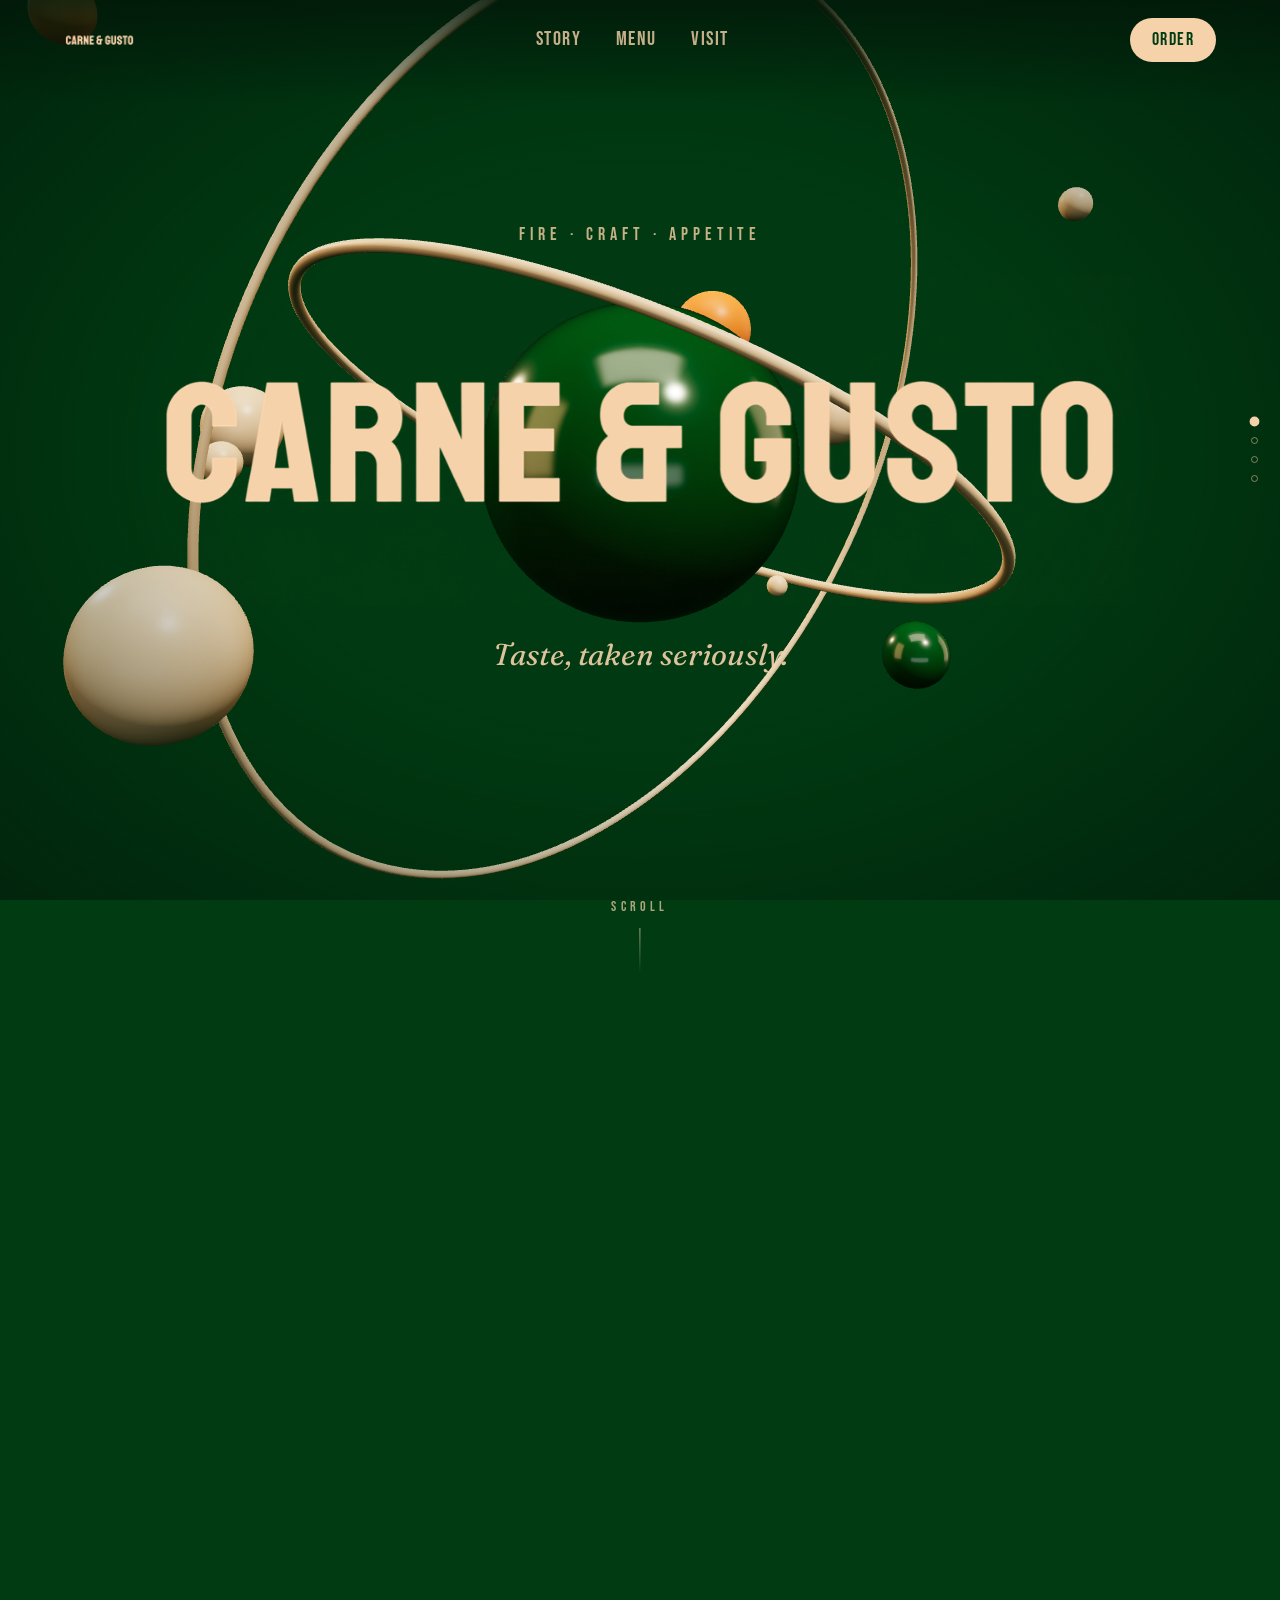
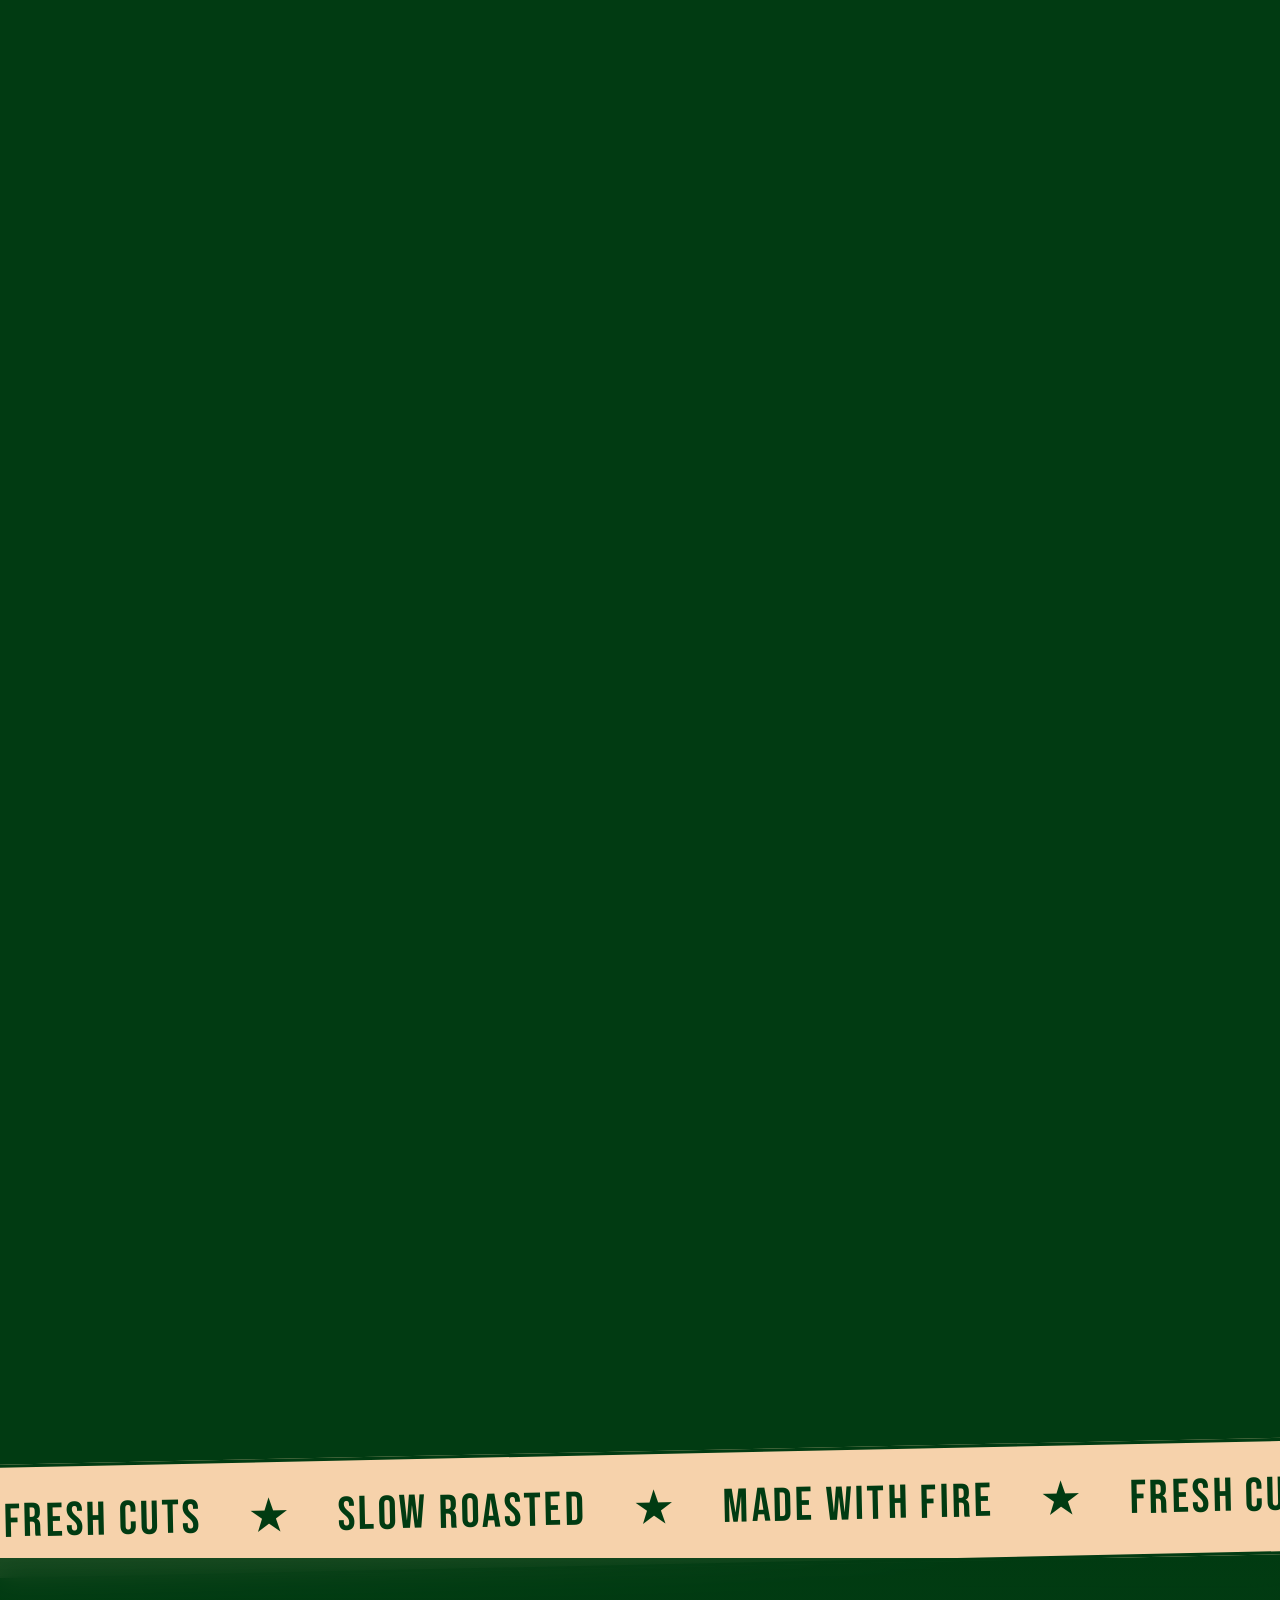
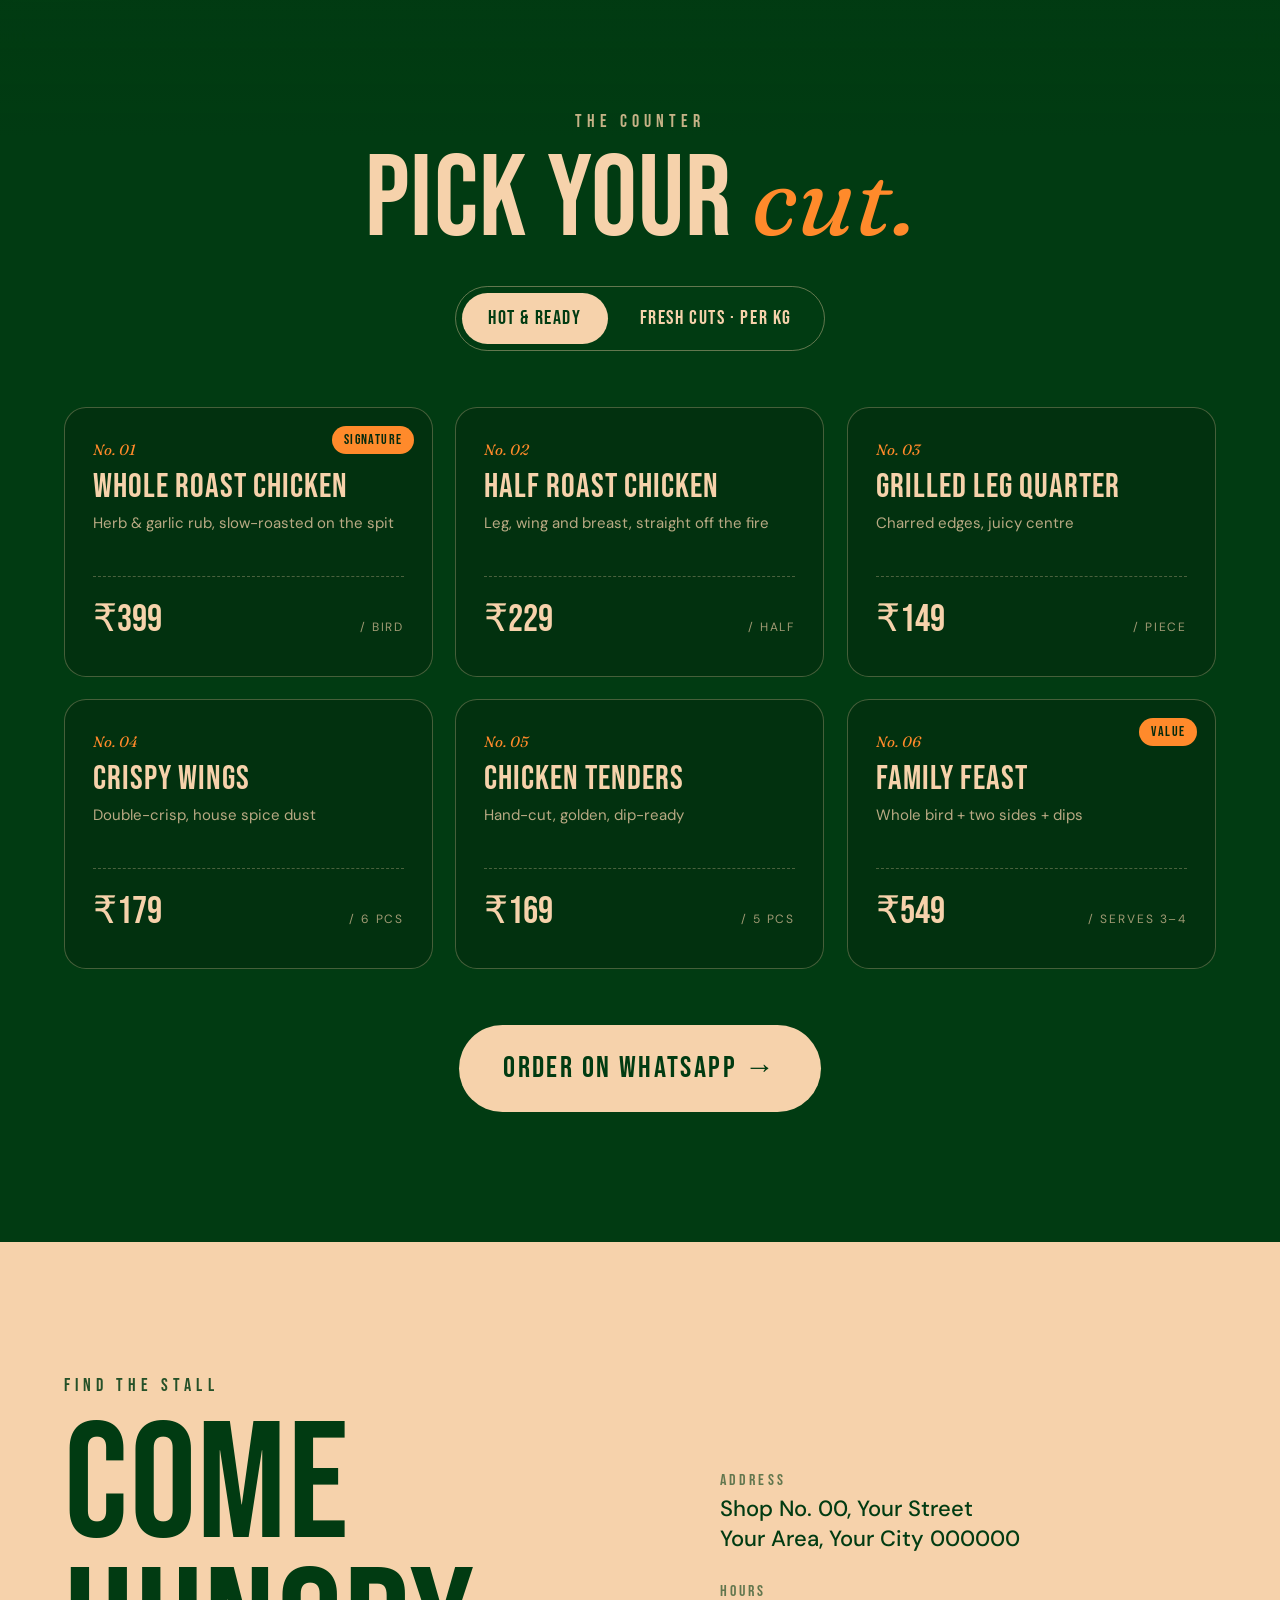
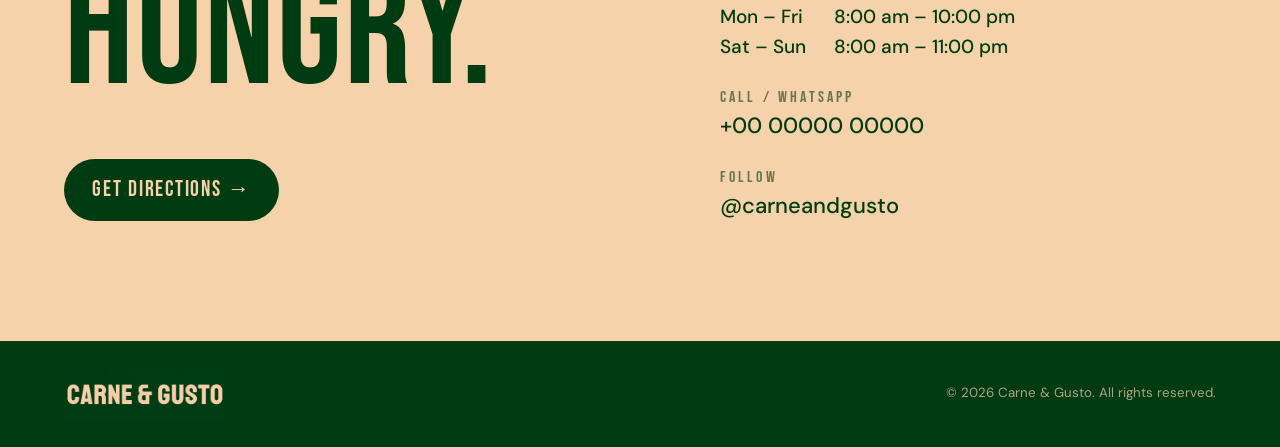
<file: site-1-reveal/index.html>
<!doctype html>
<html lang="en">
<head>
<meta charset="utf-8">
<meta name="viewport" content="width=device-width,initial-scale=1">
<title>Carne &amp; Gusto — Taste, taken seriously</title>
<meta name="description" content="Carne & Gusto — fresh cuts and fire-roasted chicken, from your neighbourhood stall.">
<meta name="theme-color" content="#013b12">
<link rel="icon" href="../shared/img/logo-banner.png">
<link rel="stylesheet" href="../shared/fonts/fonts.css">
<link rel="stylesheet" href="style.css">
<script type="importmap">{"imports":{"three":"../shared/three.module.min.js"}}</script>
</head>
<body>

<div id="loader"><img src="../shared/img/logo-peach.png" alt="Carne & Gusto"><i><b id="bar"></b></i></div>

<header class="nav">
  <a href="#top" class="nav__logo"><img src="../shared/img/logo-peach.png" alt="Carne & Gusto"></a>
  <nav>
    <a href="#story">Story</a>
    <a href="#menu">Menu</a>
    <a href="#visit">Visit</a>
  </nav>
  <a class="btn btn--sm" data-cfg="wa" target="_blank" rel="noopener">Order</a>
</header>

<canvas id="gl" aria-hidden="true"></canvas>
<div class="vignette"></div>

<ol class="dots" aria-hidden="true"><li></li><li></li><li></li><li></li></ol>

<main>
  <!-- 0 · HERO — deliberately says nothing about chicken -->
  <section class="chap hero" id="top">
    <div class="hero__inner">
      <p class="eyebrow">Fire · Craft · Appetite</p>
      <h1 class="hero__logo"><img src="../shared/img/logo-peach.png" alt="Carne &amp; Gusto"></h1>
      <p class="hero__sub">Taste, taken seriously.</p>
    </div>
    <div class="scroll"><span>Scroll</span><i></i></div>
  </section>

  <!-- 1 -->
  <section class="chap" id="story">
    <div class="copy copy--left" data-reveal>
      <p class="eyebrow">01 — The Heat</p>
      <h2>It starts<br>with <em>fire.</em></h2>
      <p>Every morning, before the shutters go up, the coals are lit. Fresh birds, a 24-hour marinade and a slow turn on the spit — until the skin crackles and the kitchen smells like home.</p>
    </div>
  </section>

  <!-- 2 -->
  <section class="chap" id="bird">
    <div class="copy copy--right" data-reveal>
      <p class="eyebrow">02 — The Bird</p>
      <h2>Nothing<br>to <em>hide.</em></h2>
      <p>Honest cuts, cooked properly. Look closely — legs, wings, breast, all of it golden, all of it juicy.</p>
      <ul class="stats">
        <li><b>24h</b><span>marinade</span></li>
        <li><b>3h</b><span>slow roast</span></li>
        <li><b>0</b><span>shortcuts</span></li>
      </ul>
    </div>
  </section>

  <!-- 3 -->
  <section class="chap" id="stall">
    <div class="copy copy--bottom" data-reveal>
      <p class="eyebrow">03 — The Stall</p>
      <h2>And there it is. <em>Your</em> chicken counter.</h2>
      <p>Fresh cuts by the kilo. Hot roast off the spit. Pull up, point, and take it home.</p>
    </div>
  </section>

  <div class="marquee" aria-hidden="true"><div><span>Fresh cuts</span><span>★</span><span>Slow roasted</span><span>★</span><span>Made with fire</span><span>★</span><span>Fresh cuts</span><span>★</span><span>Slow roasted</span><span>★</span><span>Made with fire</span><span>★</span></div></div>

  <!-- MENU -->
  <section class="menu" id="menu">
    <div class="menu__head">
      <p class="eyebrow">The Counter</p>
      <h2>Pick your <em>cut.</em></h2>
      <div class="tabs" role="tablist">
        <button class="is-on" data-tab="ready" role="tab">Hot &amp; ready</button>
        <button data-tab="fresh" role="tab">Fresh cuts · per kg</button>
      </div>
    </div>
    <div class="grid" data-menu="ready" data-pane="ready"></div>
    <div class="grid" data-menu="fresh" data-pane="fresh" hidden></div>
    <a class="btn btn--lg" data-cfg="wa" target="_blank" rel="noopener">Order on WhatsApp →</a>
  </section>

  <!-- VISIT -->
  <section class="visit" id="visit">
    <div class="visit__grid">
      <div>
        <p class="eyebrow">Find the stall</p>
        <h2>Come<br>hungry.</h2>
        <a class="btn btn--dark" data-cfg="maps" target="_blank" rel="noopener">Get directions →</a>
      </div>
      <div class="info">
        <h3>Address</h3><p data-cfg="address"></p>
        <h3>Hours</h3><div class="hours" data-cfg="hours"></div>
        <h3>Call / WhatsApp</h3><p><a data-cfg="phone"></a></p>
        <h3>Follow</h3><p data-cfg="instagram"></p>
      </div>
    </div>
    <footer><img src="../shared/img/logo-banner.png" alt="Carne & Gusto"><small>© <span id="yr"></span> Carne &amp; Gusto. All rights reserved.</small></footer>
  </section>
</main>

<script type="module" src="main.js"></script>
</body>
</html>
</file>
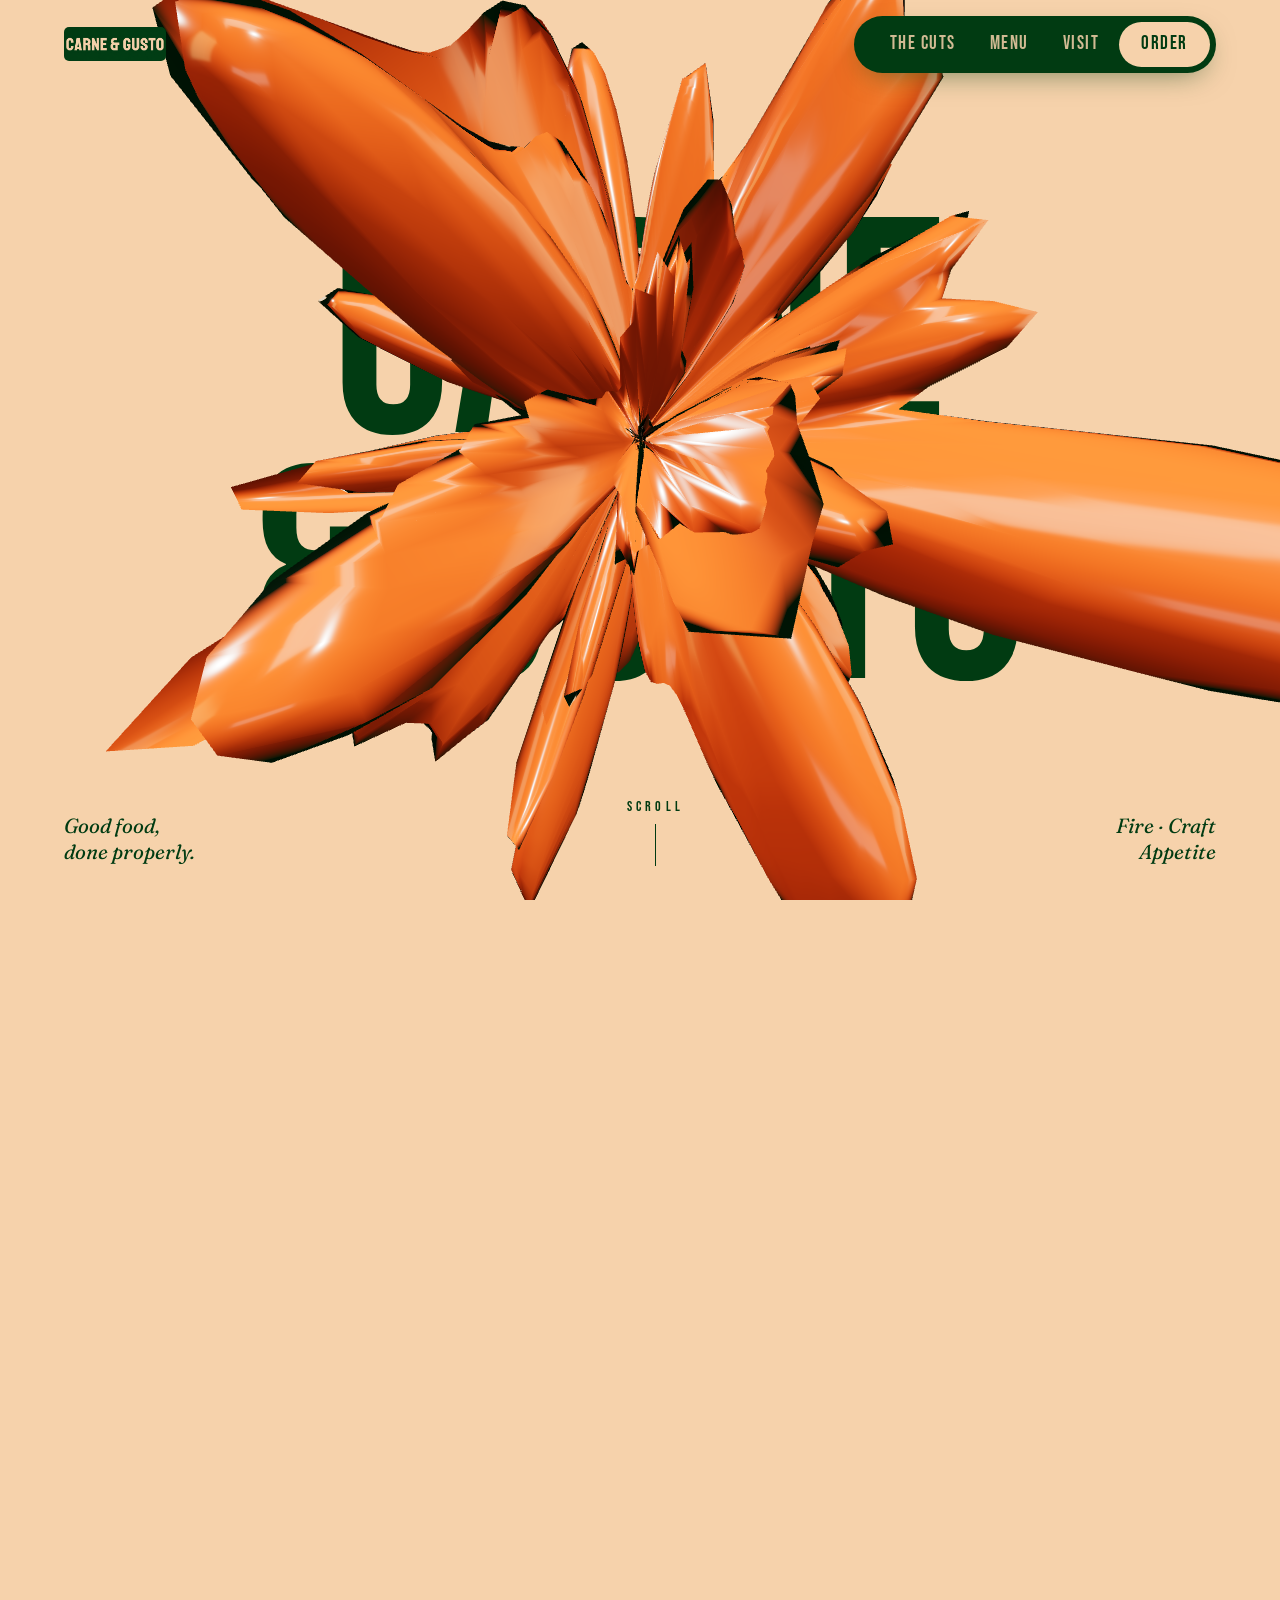
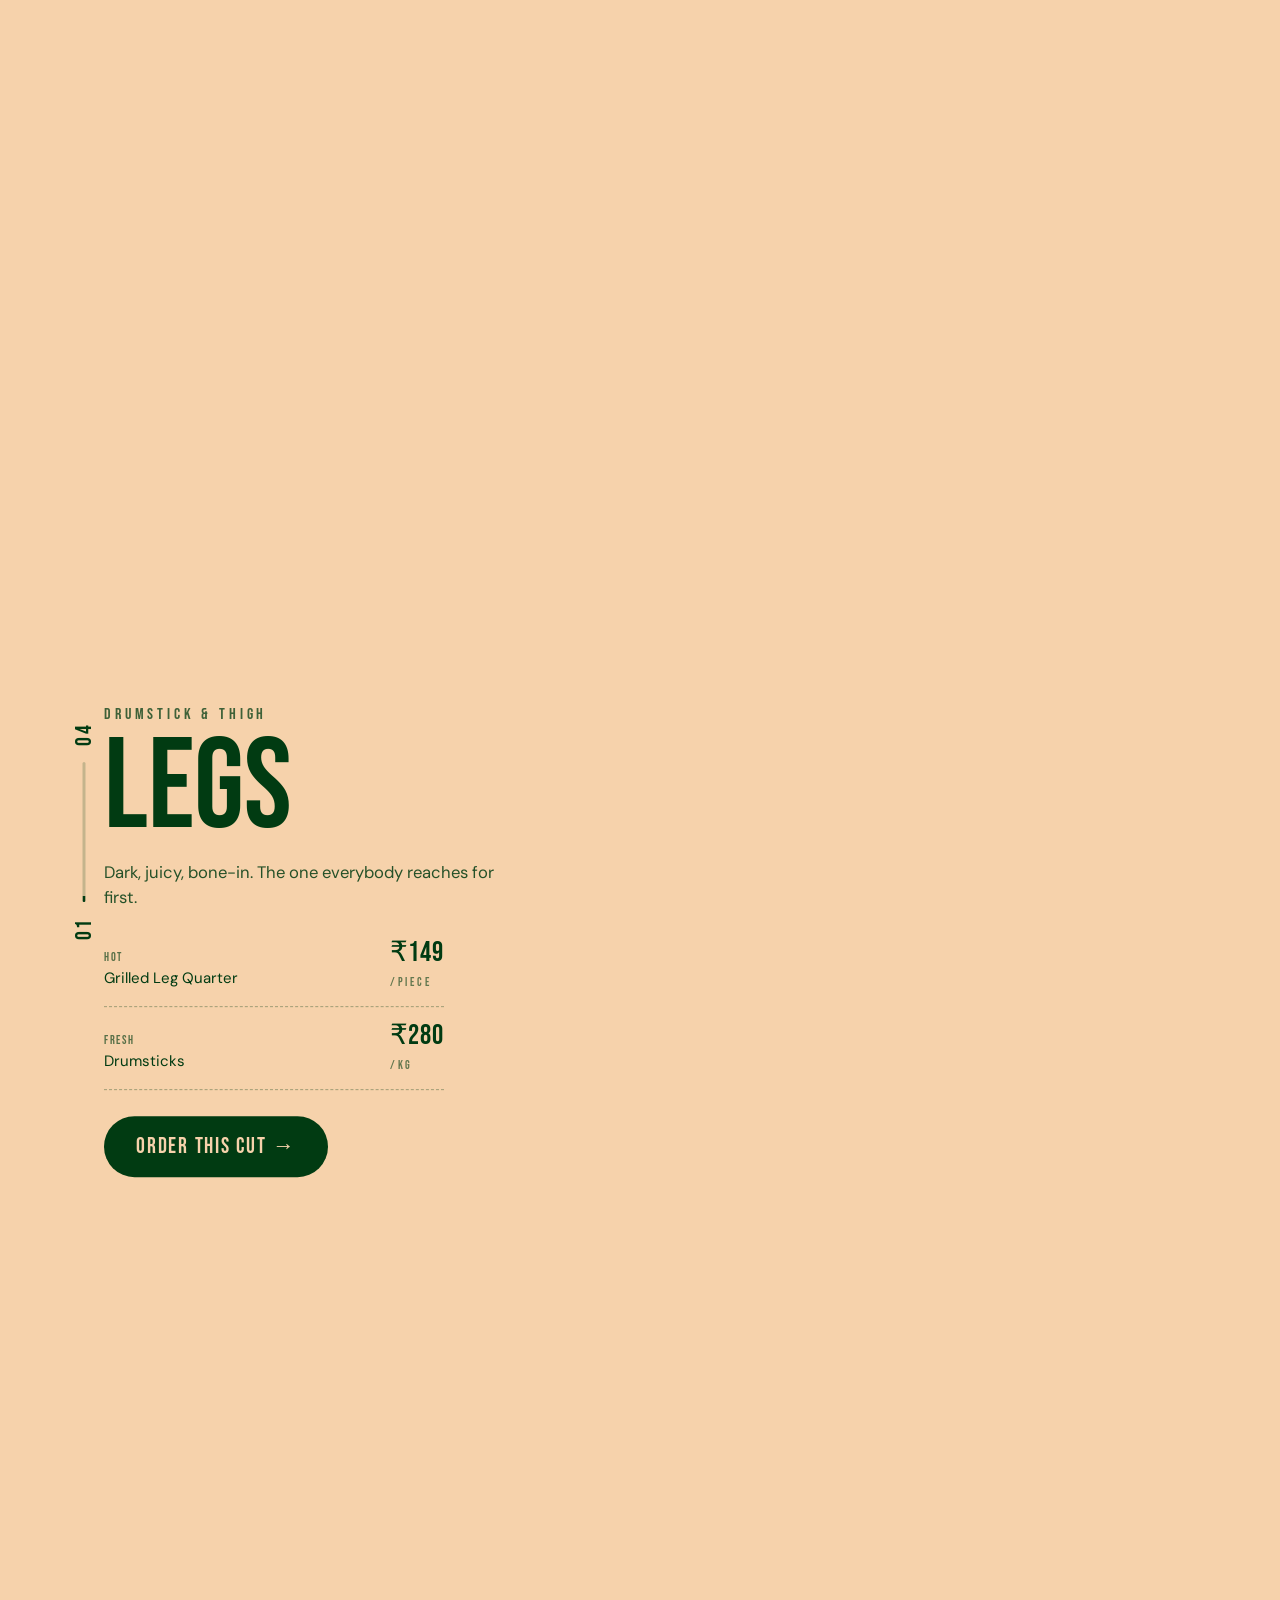
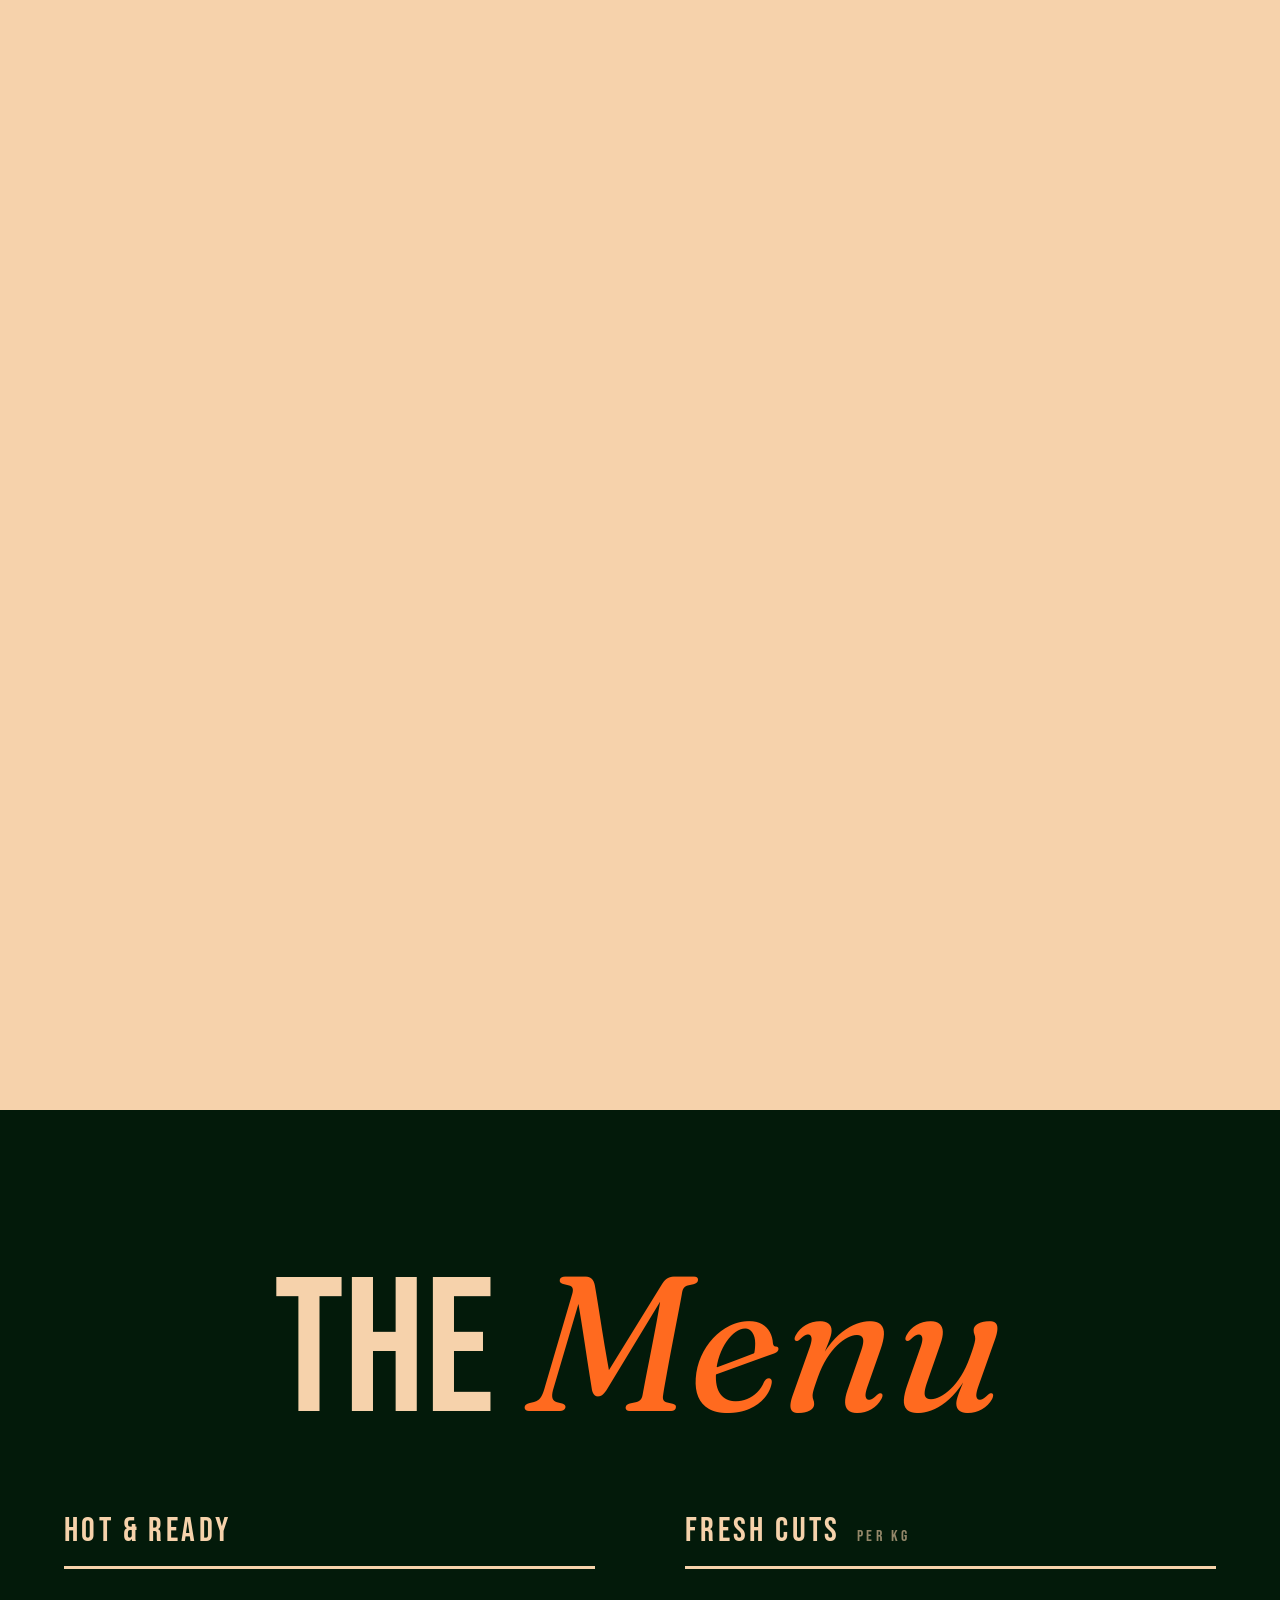
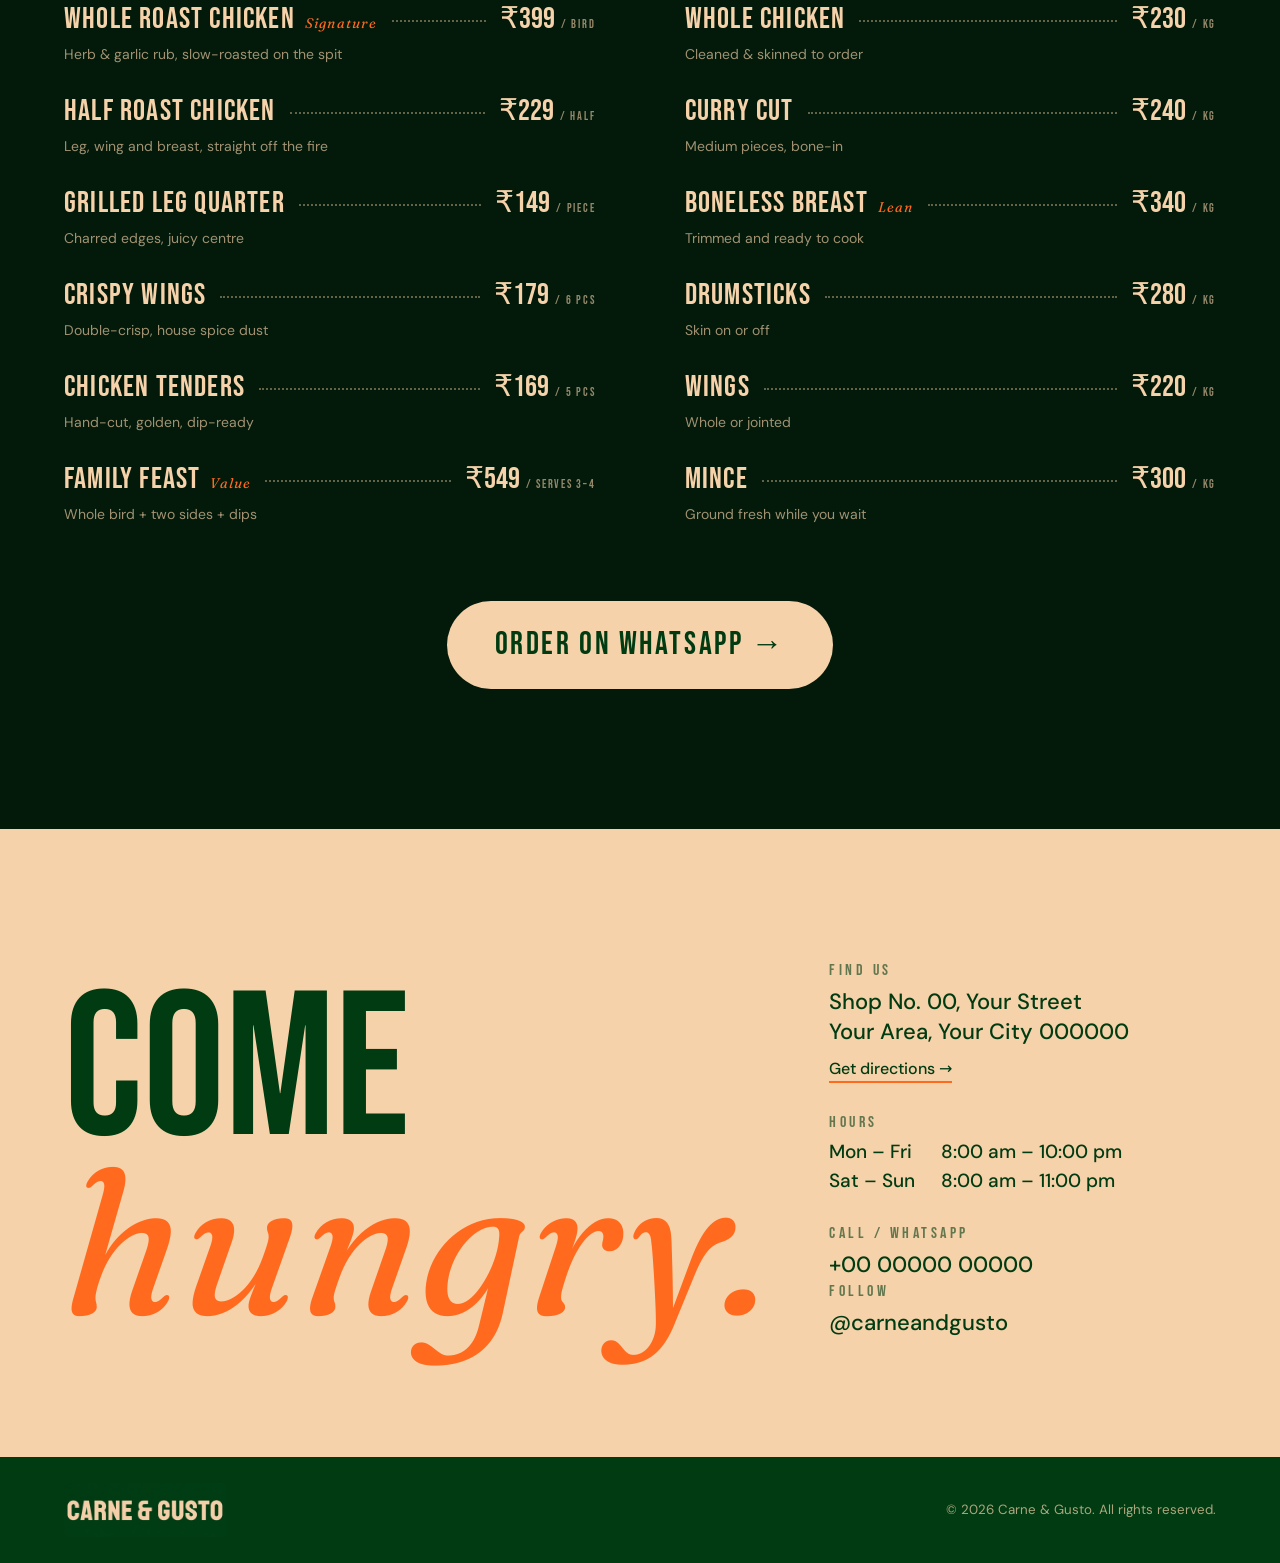
<file: site-2-cuts/index.html>
<!doctype html>
<html lang="en">
<head>
<meta charset="utf-8">
<meta name="viewport" content="width=device-width,initial-scale=1">
<title>Carne &amp; Gusto — Cut by cut</title>
<meta name="description" content="Carne & Gusto — fresh cuts and fire-roasted chicken, from your neighbourhood stall.">
<meta name="theme-color" content="#f6d2ab">
<link rel="icon" href="../shared/img/logo-banner.png">
<link rel="stylesheet" href="../shared/fonts/fonts.css">
<link rel="stylesheet" href="style.css">
<script type="importmap">{"imports":{"three":"../shared/three.module.min.js"}}</script>
</head>
<body>

<div id="loader"><img src="../shared/img/logo-banner.png" alt="Carne & Gusto"></div>

<header class="nav">
  <a href="#hero" class="nav__logo"><img src="../shared/img/logo-banner.png" alt="Carne & Gusto"></a>
  <nav>
    <a href="#cuts">The Cuts</a>
    <a href="#menu">Menu</a>
    <a href="#visit">Visit</a>
    <a class="pill" data-cfg="wa" target="_blank" rel="noopener">Order</a>
  </nav>
</header>

<canvas id="gl" aria-hidden="true"></canvas>

<main>
  <!-- HERO: typographic, no chicken in sight -->
  <section class="tall" id="hero" style="--h:210vh">
    <div class="stage hero">
      <h1><span>Carne</span><span>&amp; Gusto</span></h1>
      <div class="hero__foot">
        <p>Good food,<br>done properly.</p>
        <p class="hero__hint">Scroll<i></i></p>
        <p>Fire · Craft<br>Appetite</p>
      </div>
    </div>
  </section>

  <!-- THE BIRD -->
  <section class="tall" id="bird" style="--h:200vh">
    <div class="stage bird">
      <p class="big big--top" aria-hidden="true">Slow</p>
      <p class="big big--bot" aria-hidden="true">Roasted</p>
      <div class="cap cap--l"><small>01 · The Bird</small><p>Marinated overnight. Turned over fire for hours. Finished when the skin sings.</p></div>
      <div class="cap cap--r"><small>Then we take it apart ↓</small></div>
    </div>
  </section>

  <!-- THE CUTS carousel -->
  <section class="tall" id="cuts" style="--h:520vh">
    <div class="stage cuts">
      <div class="cuts__meta"><span id="cIdx">01</span><i><b id="cBar"></b></i><span>04</span></div>
      <article class="cutcard" id="cutcard">
        <small id="cSub"></small>
        <h2 id="cName"></h2>
        <p id="cDesc"></p>
        <ul id="cPrice"></ul>
        <a class="pill pill--ink" data-cfg="wa" target="_blank" rel="noopener">Order this cut →</a>
      </article>
    </div>
  </section>

  <!-- THE STALL orbit -->
  <section class="tall" id="stall" style="--h:260vh">
    <div class="stage stall">
      <div class="stall__copy">
        <small>02 · The Stall</small>
        <h2>This is where<br>it <em>happens.</em></h2>
        <p>Fresh cuts by the kilo. Hot roast off the spit. Walk up, point, take it home.</p>
      </div>
    </div>
  </section>

  <!-- MENU: editorial price list -->
  <section class="menu" id="menu">
    <h2>The <em>Menu</em></h2>
    <div class="menu__cols">
      <div><h3>Hot &amp; ready</h3><ul data-menu="ready"></ul></div>
      <div><h3>Fresh cuts <span>per kg</span></h3><ul data-menu="fresh"></ul></div>
    </div>
    <a class="pill pill--big" data-cfg="wa" target="_blank" rel="noopener">Order on WhatsApp →</a>
  </section>

  <section class="visit" id="visit">
    <div class="visit__top">
      <h2>Come<br><em>hungry.</em></h2>
      <div class="info">
        <div><h4>Find us</h4><p data-cfg="address"></p><a class="link" data-cfg="maps" target="_blank" rel="noopener">Get directions →</a></div>
        <div><h4>Hours</h4><div class="hours" data-cfg="hours"></div></div>
        <div><h4>Call / WhatsApp</h4><p><a data-cfg="phone"></a></p><h4>Follow</h4><p data-cfg="instagram"></p></div>
      </div>
    </div>
    <footer><img src="../shared/img/logo-banner.png" alt="Carne & Gusto"><small>© <span id="yr"></span> Carne &amp; Gusto. All rights reserved.</small></footer>
  </section>
</main>

<script type="module" src="main.js"></script>
</body>
</html>
</file>
<file: shared/fonts/fonts.css>
@font-face{font-family:'Bebas Neue';src:url(bebas.woff2) format('woff2');font-display:swap}
@font-face{font-family:'DM Sans';src:url(dmsans.woff2) format('woff2');font-weight:100 1000;font-display:swap}
@font-face{font-family:'Fraunces';font-style:italic;src:url(fraunces-italic.woff2) format('woff2');font-weight:100 900;font-display:swap}
</file>
<file: site-1-reveal/style.css>
:root{
  --green:#013b12; --green-2:#0b5a22; --green-3:#052a0e;
  --cream:#f6d2ab; --cream-2:#e8c79b; --ember:#ff8a2b;
  --display:'Bebas Neue',Impact,sans-serif; --body:'DM Sans',system-ui,sans-serif; --serif:'Fraunces',Georgia,serif;
  --pad:clamp(20px,5vw,72px);
}
*{box-sizing:border-box;margin:0;padding:0}
html{scroll-behavior:auto;background:var(--green)}
body{background:var(--green);color:var(--cream);font-family:var(--body);line-height:1.55;-webkit-font-smoothing:antialiased;overflow-x:hidden}
img{display:block;max-width:100%}
a{color:inherit;text-decoration:none}
button{font:inherit;color:inherit;background:none;border:0;cursor:pointer}

#gl{position:fixed;inset:0;width:100%;height:100%;z-index:0;display:block}
.vignette{position:fixed;inset:0;z-index:1;pointer-events:none;background:radial-gradient(ellipse at center,transparent 45%,rgba(2,20,8,.55) 100%)}
main{position:relative;z-index:2}

/* loader */
#loader{position:fixed;inset:0;z-index:99;background:var(--green);display:grid;place-content:center;gap:28px;justify-items:center;transition:opacity .8s .1s,visibility .8s .1s}
#loader img{width:min(360px,70vw);animation:pulse 1.6s ease-in-out infinite}
#loader i{display:block;width:min(240px,50vw);height:3px;background:rgba(246,210,171,.2);overflow:hidden;border-radius:3px}
#loader b{display:block;height:100%;width:0;background:var(--cream);transition:width .25s}
#loader.done{opacity:0;visibility:hidden}
@keyframes pulse{50%{opacity:.55}}

/* nav */
.nav{position:fixed;top:0;left:0;right:0;z-index:20;display:flex;align-items:center;justify-content:space-between;padding:18px var(--pad) 40px;background:linear-gradient(rgba(2,24,9,.8),transparent);pointer-events:none}
.nav>*{pointer-events:auto}
.nav__logo img{height:24px;width:auto}
.nav nav{display:flex;gap:34px;font-family:var(--display);font-size:20px;letter-spacing:.08em}
.nav nav a{opacity:.8;transition:opacity .2s}
.nav nav a:hover{opacity:1}

.btn{display:inline-block;font-family:var(--display);letter-spacing:.08em;background:var(--cream);color:var(--green);padding:14px 28px;border-radius:99px;font-size:22px;transition:transform .25s,background .25s,box-shadow .25s}
.btn:hover{transform:translateY(-3px) scale(1.03);box-shadow:0 12px 30px -8px rgba(246,210,171,.5)}
.btn--sm{padding:8px 22px;font-size:18px}
.btn--lg{font-size:30px;padding:20px 44px;margin-top:56px}
.btn--dark{background:var(--green);color:var(--cream);margin-top:30px}
.btn--dark:hover{box-shadow:0 12px 30px -8px rgba(1,59,18,.6)}

.dots{position:fixed;right:22px;top:50%;transform:translateY(-50%);z-index:20;list-style:none;display:grid;gap:12px}
.dots li{width:7px;height:7px;border-radius:50%;border:1.5px solid var(--cream);opacity:.5;transition:all .4s}
.dots li.on{background:var(--cream);opacity:1;transform:scale(1.4)}

/* chapters */
.chap{position:relative;min-height:135vh;display:flex;align-items:center;padding:0 var(--pad)}
.hero{min-height:112vh;align-items:flex-start;padding-top:0}
.hero__inner{position:sticky;top:0;height:100vh;width:100%;display:grid;place-content:center;justify-items:center;text-align:center;gap:22px}
.hero__logo img{width:min(1000px,88vw)}
.eyebrow{font-family:var(--display);letter-spacing:.28em;font-size:18px;color:var(--cream-2);opacity:.85}
.hero__sub{font-family:var(--serif);font-style:italic;font-size:clamp(20px,2.4vw,30px);opacity:.9}
.hero .eyebrow,.hero__logo,.hero__sub{animation:rise 1.2s cubic-bezier(.2,.8,.2,1) both}
.hero__logo{animation-delay:.15s}.hero__sub{animation-delay:.35s}
@keyframes rise{from{opacity:0;transform:translateY(40px)}}
.scroll{position:absolute;left:50%;bottom:34px;transform:translateX(-50%);display:grid;justify-items:center;gap:10px;font-family:var(--display);letter-spacing:.3em;font-size:14px;opacity:.7}
.scroll i{width:1px;height:46px;background:linear-gradient(var(--cream),transparent);animation:drip 1.8s infinite}
@keyframes drip{0%{transform:scaleY(0);transform-origin:top}50%{transform:scaleY(1);transform-origin:top}51%{transform-origin:bottom}100%{transform:scaleY(0);transform-origin:bottom}}

.copy{max-width:520px;opacity:0;transform:translateY(60px);transition:opacity .9s,transform .9s cubic-bezier(.2,.8,.2,1)}
.copy.in{opacity:1;transform:none}
.copy--left{margin-right:auto}
.copy--right{margin-left:auto}
.copy--bottom{margin-top:auto;align-self:flex-end;padding-bottom:12vh;max-width:640px}
.copy h2,.menu h2,.visit h2{font-family:var(--display);font-weight:400;font-size:clamp(64px,9vw,140px);line-height:.88;letter-spacing:.01em;margin:14px 0 22px}
.copy--bottom h2{font-size:clamp(48px,6.4vw,96px)}
h2 em{font-family:var(--serif);font-style:italic;text-transform:none;color:var(--ember);font-size:.86em;letter-spacing:0}
.copy p:not(.eyebrow){font-size:clamp(16px,1.25vw,19px);opacity:.88;max-width:46ch}
.copy--bottom{text-shadow:0 2px 24px rgba(2,20,8,.9)}
.stats{list-style:none;display:flex;gap:34px;margin-top:34px}
.stats b{display:block;font-family:var(--display);font-weight:400;font-size:64px;line-height:1;color:var(--cream)}
.stats span{font-size:13px;letter-spacing:.18em;text-transform:uppercase;opacity:.7}

/* marquee */
.marquee{overflow:hidden;background:var(--cream);color:var(--green);padding:18px 0;transform:rotate(-1.2deg) scale(1.03);margin:0 0 -8px;border-block:3px solid var(--green)}
.marquee div{display:flex;width:max-content;animation:mq 28s linear infinite}
.marquee span{font-family:var(--display);font-size:46px;letter-spacing:.06em;padding:0 22px;white-space:nowrap}
@keyframes mq{to{transform:translateX(-50%)}}

/* menu */
.menu{position:relative;background:linear-gradient(180deg,rgba(1,59,18,.9),var(--green) 14%);padding:150px var(--pad) 130px;text-align:center;backdrop-filter:blur(14px)}
.menu__head h2{margin-bottom:34px}
.tabs{display:inline-flex;gap:6px;padding:6px;border:1.5px solid rgba(246,210,171,.4);border-radius:99px;margin-bottom:56px}
.tabs button{font-family:var(--display);letter-spacing:.08em;font-size:20px;padding:10px 26px;border-radius:99px;transition:all .3s}
.tabs button.is-on{background:var(--cream);color:var(--green)}
.grid{display:grid;grid-template-columns:repeat(auto-fill,minmax(300px,1fr));gap:22px;max-width:1240px;margin:0 auto;text-align:left}
.grid[hidden]{display:none}
.card{position:relative;padding:30px 28px 26px;border:1.5px solid rgba(246,210,171,.28);border-radius:22px;background:rgba(5,42,14,.55);transform-style:preserve-3d;transition:transform .15s,border-color .3s,background .3s;will-change:transform;overflow:hidden}
.card::after{content:'';position:absolute;inset:0;background:radial-gradient(500px circle at var(--mx,50%) var(--my,0%),rgba(246,210,171,.16),transparent 40%);opacity:0;transition:opacity .3s;pointer-events:none}
.card:hover{border-color:var(--cream);background:rgba(11,90,34,.55)}
.card:hover::after{opacity:1}
.card .n{font-family:var(--serif);font-style:italic;color:var(--ember);font-size:15px}
.card h3{font-family:var(--display);font-weight:400;font-size:34px;letter-spacing:.03em;line-height:1.05;margin:6px 0 8px;transform:translateZ(30px)}
.card p{font-size:15px;opacity:.75;min-height:46px}
.card .row{display:flex;align-items:baseline;justify-content:space-between;margin-top:18px;border-top:1px dashed rgba(246,210,171,.3);padding-top:14px}
.card .price{font-family:var(--display);font-size:38px;color:var(--cream)}
.card .unit{font-size:12px;letter-spacing:.16em;text-transform:uppercase;opacity:.65}
.card .tag{position:absolute;top:18px;right:18px;font-family:var(--display);letter-spacing:.1em;font-size:14px;background:var(--ember);color:var(--green-3);padding:3px 12px;border-radius:99px}

/* visit */
.visit{background:var(--cream);color:var(--green);padding:130px var(--pad) 0}
.visit h2{font-size:clamp(80px,13vw,200px)}
.visit .eyebrow{color:var(--green)}
.visit__grid{display:grid;grid-template-columns:1.2fr 1fr;gap:60px;align-items:end;max-width:1300px;margin:0 auto}
.info h3{font-family:var(--display);font-weight:400;letter-spacing:.2em;font-size:16px;opacity:.6;margin-top:26px}
.info p,.hours{font-size:22px;font-weight:500;line-height:1.35}
.hours{display:grid;grid-template-columns:auto 1fr;gap:4px 28px;font-size:19px}.hours b{font-weight:500}
.info a:hover{text-decoration:underline}
footer{margin:120px calc(-1*var(--pad)) 0;background:var(--green);color:var(--cream);display:flex;align-items:center;justify-content:space-between;padding:26px var(--pad);gap:20px;flex-wrap:wrap}
footer img{height:54px;width:auto;border-radius:4px}
footer small{opacity:.7}

@media (max-width:820px){
  .nav nav{display:none}
  .chap{min-height:120vh;align-items:flex-end;padding-bottom:9vh}
  .copy,.copy--left,.copy--right{max-width:100%;background:linear-gradient(0deg,rgba(2,20,8,.88),rgba(2,20,8,.5) 70%,transparent);margin:0 calc(-1*var(--pad));padding:46px var(--pad) 0}
  .copy--bottom{padding-bottom:0}
  .dots{display:none}
  .visit__grid{grid-template-columns:1fr}
  .stats{gap:22px}.stats b{font-size:48px}
  .marquee span{font-size:34px}
}
@media (prefers-reduced-motion:reduce){
  .marquee div,.scroll i,#loader img{animation:none}
  .copy{transition:none}
}
</file>
<file: site-2-cuts/style.css>
:root{
  --green:#013b12; --green-2:#0b5a22; --night:#031a0a;
  --cream:#f6d2ab; --cream-2:#e8c79b; --ember:#ff6a1f;
  --display:'Bebas Neue',Impact,sans-serif; --body:'DM Sans',system-ui,sans-serif; --serif:'Fraunces',Georgia,serif;
  --pad:clamp(20px,5vw,72px);
}
*{box-sizing:border-box;margin:0;padding:0}
html{background:var(--cream)}
body{background:#f6d2ab;color:var(--green);font-family:var(--body);line-height:1.5;-webkit-font-smoothing:antialiased;overflow-x:hidden}
img{display:block;max-width:100%}a{color:inherit;text-decoration:none}
em{font-family:var(--serif);font-style:italic;font-weight:400;color:var(--ember)}

#gl{position:fixed;inset:0;width:100%;height:100%;z-index:2;pointer-events:none;display:block}
main{position:relative;z-index:1}

#loader{position:fixed;inset:0;z-index:99;background:var(--green);display:grid;place-content:center;transition:opacity .8s,visibility .8s}
#loader img{width:min(380px,70vw);animation:pulse 1.4s infinite}
#loader.done{opacity:0;visibility:hidden}
@keyframes pulse{50%{opacity:.5}}

/* nav */
.nav{position:fixed;z-index:30;top:16px;left:var(--pad);right:var(--pad);display:flex;justify-content:space-between;align-items:center;pointer-events:none}
.nav>*{pointer-events:auto}
.nav__logo img{height:34px;border-radius:5px}
.nav nav{display:flex;align-items:center;gap:6px;background:var(--green);color:var(--cream);border-radius:99px;padding:6px 6px 6px 22px;font-family:var(--display);letter-spacing:.08em;font-size:19px;box-shadow:0 10px 30px -12px rgba(1,59,18,.6)}
.nav nav>a:not(.pill){padding:4px 14px;opacity:.85}.nav nav>a:not(.pill):hover{opacity:1}
.pill{display:inline-block;background:var(--cream);color:var(--green);font-family:var(--display);letter-spacing:.08em;font-size:19px;padding:8px 22px;border-radius:99px;transition:transform .25s,box-shadow .25s}
.pill:hover{transform:translateY(-2px) scale(1.04)}
.pill--ink{background:var(--green);color:var(--cream);font-size:22px;padding:14px 32px;margin-top:26px}
.pill--big{font-size:32px;padding:20px 48px;margin-top:70px}

/* pinned stages */
.tall{position:relative;height:var(--h)}
.stage{position:sticky;top:0;height:100vh;overflow:hidden}

/* hero */
.hero{display:flex;flex-direction:column;justify-content:center;align-items:center}
.hero h1{position:relative;z-index:1;display:grid;text-align:center;font-family:var(--display);font-weight:400;font-size:clamp(120px,24vw,420px);line-height:.8;letter-spacing:.005em;color:var(--green);margin-top:3vh}
.hero h1 span{display:block;animation:up 1.2s cubic-bezier(.2,.8,.2,1) both}
.hero h1 span+span{animation-delay:.12s}
@keyframes up{from{transform:translateY(60%);opacity:0}}
.hero__foot{position:absolute;left:var(--pad);right:var(--pad);bottom:34px;display:flex;justify-content:space-between;align-items:flex-end;font-family:var(--serif);font-style:italic;font-size:clamp(16px,1.6vw,22px);line-height:1.3;z-index:1}
.hero__foot p:last-child{text-align:right}
.hero__hint{font-family:var(--display)!important;font-style:normal!important;letter-spacing:.3em;font-size:14px;display:grid;justify-items:center;gap:8px}
.hero__hint i{width:1px;height:42px;background:var(--green);animation:drip 1.8s infinite}
@keyframes drip{0%{transform:scaleY(0);transform-origin:top}50%{transform:scaleY(1);transform-origin:top}51%{transform-origin:bottom}100%{transform:scaleY(0);transform-origin:bottom}}

/* bird */
.big{position:absolute;left:0;right:0;text-align:center;font-family:var(--display);font-size:clamp(100px,21vw,360px);line-height:.8;color:transparent;-webkit-text-stroke:2px var(--green);opacity:0;transition:opacity .6s}
.big--top{top:8vh}.big--bot{bottom:7vh}
.cap{position:absolute;bottom:34px;max-width:300px;opacity:0;transition:opacity .6s;z-index:3}
.cap small,.stall__copy small,.cutcard small{font-family:var(--display);letter-spacing:.24em;font-size:16px;display:block;margin-bottom:8px;opacity:.75}
.cap--l{left:var(--pad)}.cap--r{right:var(--pad);text-align:right}
.bird.on .big,.bird.on .cap{opacity:1}
.bird.on .big{opacity:.9}

/* cuts */
.cuts__meta{position:absolute;left:var(--pad);top:50%;transform:translateY(-50%) rotate(-90deg);transform-origin:left center;display:flex;gap:16px;align-items:center;font-family:var(--display);font-size:22px;letter-spacing:.1em;margin-left:20px}
.cuts__meta i{display:block;width:140px;height:3px;background:rgba(1,59,18,.2);border-radius:3px;overflow:hidden}
.cuts__meta b{display:block;height:100%;width:0;background:var(--green)}
.cutcard{position:absolute;left:calc(var(--pad) + 40px);top:50%;transform:translateY(-50%);max-width:430px;transition:opacity .35s,transform .35s;z-index:3}
.cutcard.swap{opacity:0;transform:translateY(-44%)}
.cutcard h2{font-family:var(--display);font-weight:400;font-size:clamp(80px,10vw,160px);line-height:.85;margin-bottom:16px}
.cutcard p{font-size:clamp(16px,1.3vw,19px);max-width:36ch;opacity:.85}
.cutcard ul{list-style:none;margin-top:22px;display:grid;gap:8px;max-width:340px}
.cutcard li{display:flex;justify-content:space-between;align-items:baseline;gap:12px;border-bottom:1.5px dashed rgba(1,59,18,.35);padding-bottom:6px;font-size:15px}
.cutcard li b{font-family:var(--display);font-weight:400;font-size:28px;letter-spacing:.03em}
.cutcard li span{display:grid;gap:0}.cutcard li span small{margin:0;font-size:12px;opacity:.65;letter-spacing:.14em}

/* stall */
.stall{color:var(--cream)}
.stall__copy{position:absolute;left:var(--pad);bottom:9vh;max-width:520px;opacity:0;transform:translateY(40px);transition:all .9s cubic-bezier(.2,.8,.2,1);text-shadow:0 2px 24px rgba(2,20,8,.9)}
.stall.on .stall__copy{opacity:1;transform:none}
.stall__copy h2{font-family:var(--display);font-weight:400;font-size:clamp(60px,8vw,120px);line-height:.88;margin:6px 0 16px}
.stall__copy p{max-width:40ch;opacity:.9}

/* menu */
.menu{background:var(--night);color:var(--cream);padding:150px var(--pad) 140px;text-align:center}
.menu h2{font-family:var(--display);font-weight:400;font-size:clamp(90px,15vw,240px);line-height:.85;margin-bottom:70px}
.menu__cols{display:grid;grid-template-columns:1fr 1fr;gap:clamp(40px,7vw,110px);max-width:1200px;margin:0 auto;text-align:left}
.menu h3{font-family:var(--display);font-weight:400;font-size:34px;letter-spacing:.1em;border-bottom:3px solid var(--cream);padding-bottom:10px;margin-bottom:10px}
.menu h3 span{font-size:16px;opacity:.6;letter-spacing:.2em;margin-left:8px}
.menu ul{list-style:none}
.mi{display:grid;grid-template-columns:auto 1fr auto;column-gap:14px;align-items:baseline;padding:18px 0 6px;position:relative}
.mi h4{font-family:var(--display);font-weight:400;font-size:30px;letter-spacing:.04em;line-height:1}
.mi .dots{border-bottom:2px dotted rgba(246,210,171,.4);transform:translateY(-6px)}
.mi .p{font-family:var(--display);font-size:30px;color:var(--cream)}
.mi .p small{font-size:12px;letter-spacing:.14em;opacity:.6;margin-left:6px}
.mi p{grid-column:1/-1;font-size:14px;opacity:.65;margin-top:2px}
.mi .tag{font-family:var(--serif);font-style:italic;color:var(--ember);font-size:14px;margin-left:10px}
.mi:hover h4{color:var(--ember);transition:color .2s}

/* visit */
.visit{background:var(--cream);padding:130px var(--pad) 0}
.visit__top{display:grid;grid-template-columns:1fr 1.1fr;gap:60px;align-items:end;max-width:1300px;margin:0 auto}
.visit h2{font-family:var(--display);font-weight:400;font-size:clamp(100px,16vw,250px);line-height:.82}
.info{display:grid;gap:28px}
.info h4{font-family:var(--display);font-weight:400;letter-spacing:.22em;font-size:16px;opacity:.6;margin-bottom:4px}
.info p,.hours{font-size:22px;font-weight:500;line-height:1.35}
.hours{display:grid;grid-template-columns:auto 1fr;gap:4px 26px;font-size:19px}.hours b{font-weight:500}
.link{display:inline-block;margin-top:10px;border-bottom:2px solid var(--ember);font-weight:500}
footer{margin:120px calc(-1*var(--pad)) 0;background:var(--green);color:var(--cream);display:flex;align-items:center;justify-content:space-between;padding:26px var(--pad);gap:20px;flex-wrap:wrap}
footer img{height:54px;border-radius:4px}footer small{opacity:.7}

@media (max-width:820px){
  .nav nav>a:not(.pill){display:none}.nav nav{padding:5px}
  .cutcard{left:var(--pad);top:auto;bottom:7vh;transform:none;max-width:calc(100% - 2*var(--pad));background:linear-gradient(0deg,var(--cream) 55%,transparent);margin:0 calc(-1*var(--pad));padding:60px var(--pad) 0;left:var(--pad)}
  .cutcard.swap{transform:translateY(20px)}
  .cutcard h2{font-size:84px}
  .cutcard ul{margin-top:14px}.cutcard .pill--ink{margin-top:16px;padding:10px 24px}
  .cuts__meta{display:none}
  .menu__cols,.visit__top{grid-template-columns:1fr}
  .hero__foot p:last-child{display:none}
  .cap--r{display:none}
}
@media (prefers-reduced-motion:reduce){.hero h1 span,.hero__hint i,#loader img{animation:none}}
</file>
